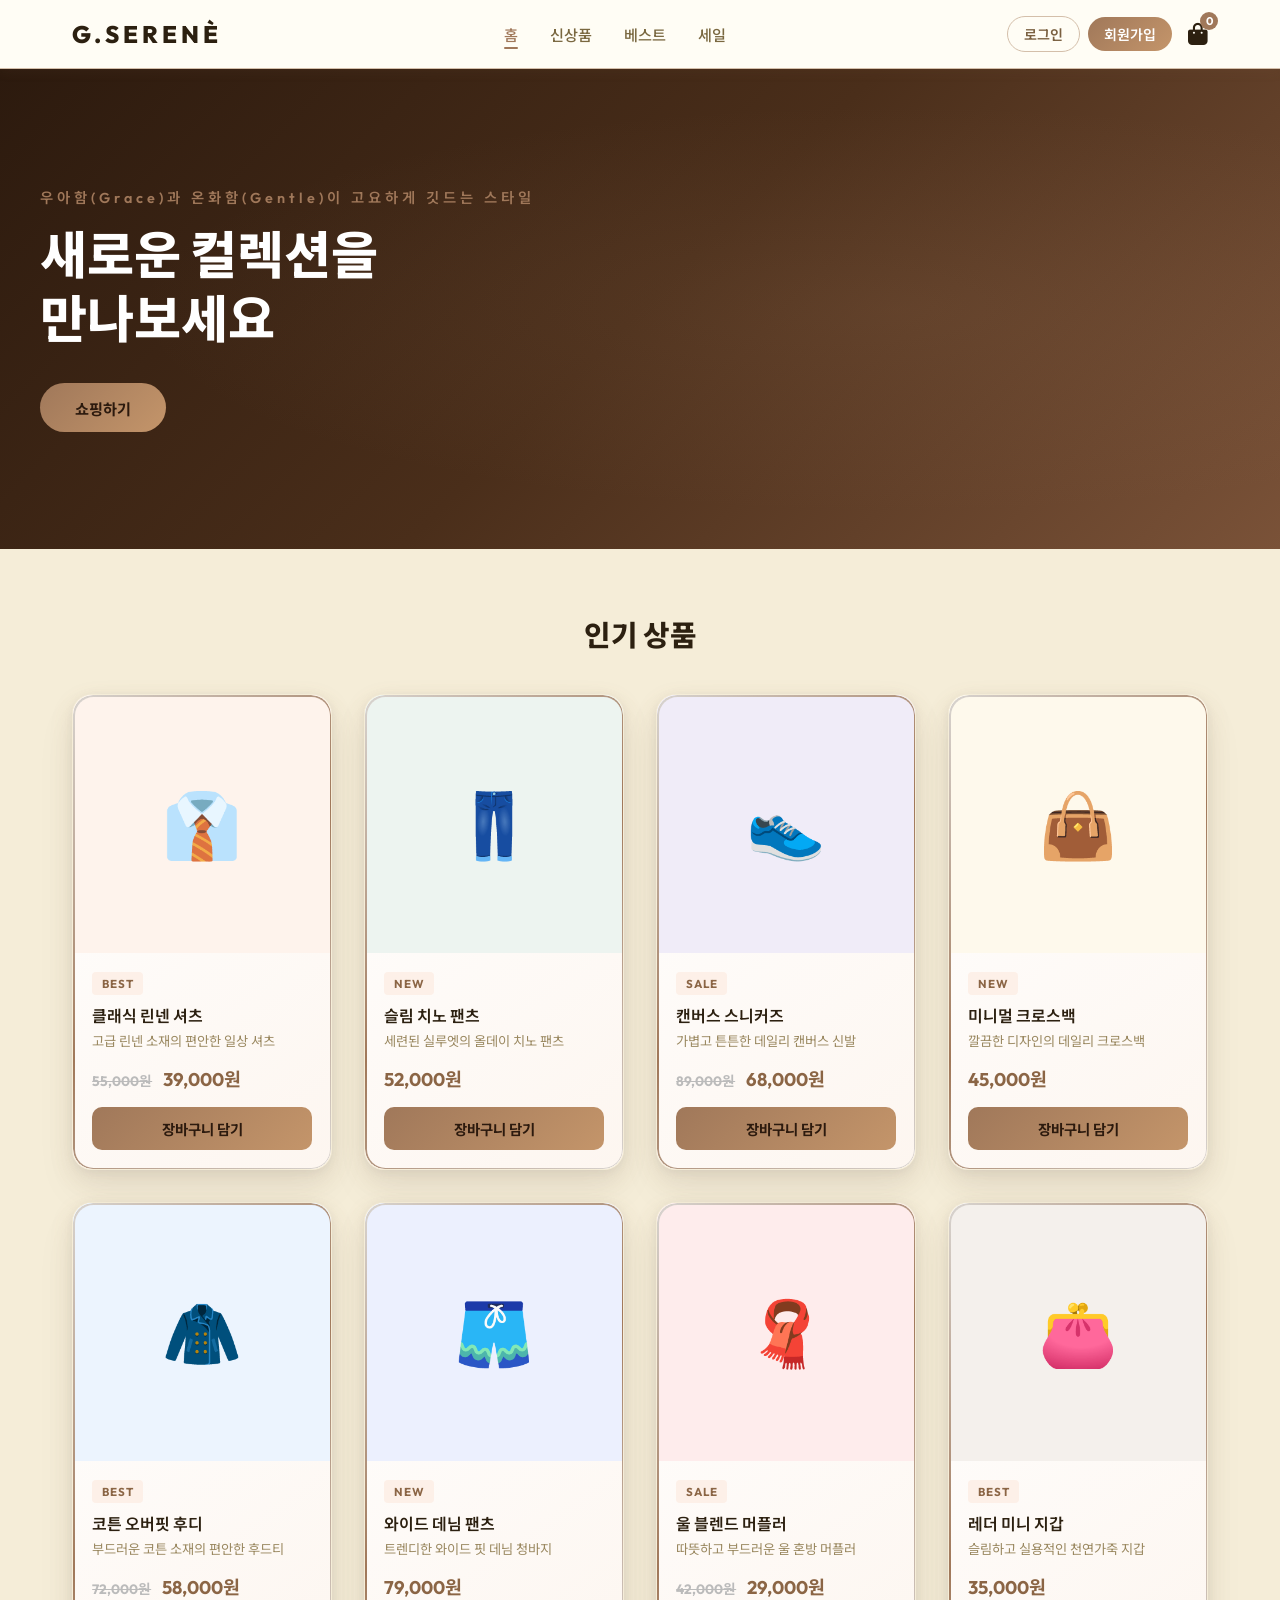
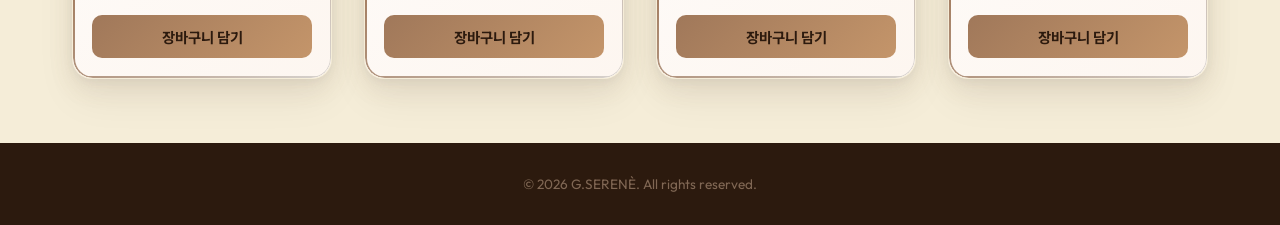
<file: index.html>
<!DOCTYPE html>
<html lang="ko">
<head>
  <meta charset="UTF-8">
  <meta name="viewport" content="width=device-width, initial-scale=1.0">
  <title>G.SERENÈ</title>
  <link rel="stylesheet" href="style.css">
  <link rel="stylesheet" href="https://cdnjs.cloudflare.com/ajax/libs/font-awesome/6.4.0/css/all.min.css">
</head>
<body>

  <!-- 헤더 -->
  <header>
    <div class="header-inner">
      <div class="logo">G.SERENÈ</div>
      <nav>
        <a href="index.html" class="active">홈</a>
        <a href="#">신상품</a>
        <a href="#">베스트</a>
        <a href="#">세일</a>
      </nav>
      <div class="header-right">
        <div class="auth-buttons" id="auth-buttons">
          <a href="login.html" class="btn-login">로그인</a>
          <a href="signup.html" class="btn-signup">회원가입</a>
        </div>
        <div class="user-info" id="user-info" style="display:none;">
          <a href="admin.html" class="btn-admin" id="admin-link" style="display:none;">
            <i class="fa-solid fa-shield-halved"></i> 관리자
          </a>
          <span class="user-name" id="user-name"></span>
          <button class="btn-logout" onclick="logout()">로그아웃</button>
        </div>
        <a href="cart.html" class="cart-icon">
          <i class="fa-solid fa-bag-shopping"></i>
          <span class="cart-count" id="cart-count">0</span>
        </a>
      </div>
    </div>
  </header>

  <!-- 배너 -->
  <section class="banner">
    <div class="banner-text">
      <p class="banner-sub">우아함(Grace)과 온화함(Gentle)이 고요하게 깃드는 스타일</p>
      <h1>새로운 컬렉션을<br>만나보세요</h1>
      <a href="#products" class="btn-main">쇼핑하기</a>
    </div>
  </section>

  <!-- 상품 목록 -->
  <section class="products-section" id="products">
    <h2 class="section-title">인기 상품</h2>
    <div class="product-grid" id="product-grid"></div>
  </section>

  <!-- 푸터 -->
  <footer>
    <p>© 2026 G.SERENÈ. All rights reserved.</p>
  </footer>

  <script src="app.js"></script>
</body>
</html>
</file>
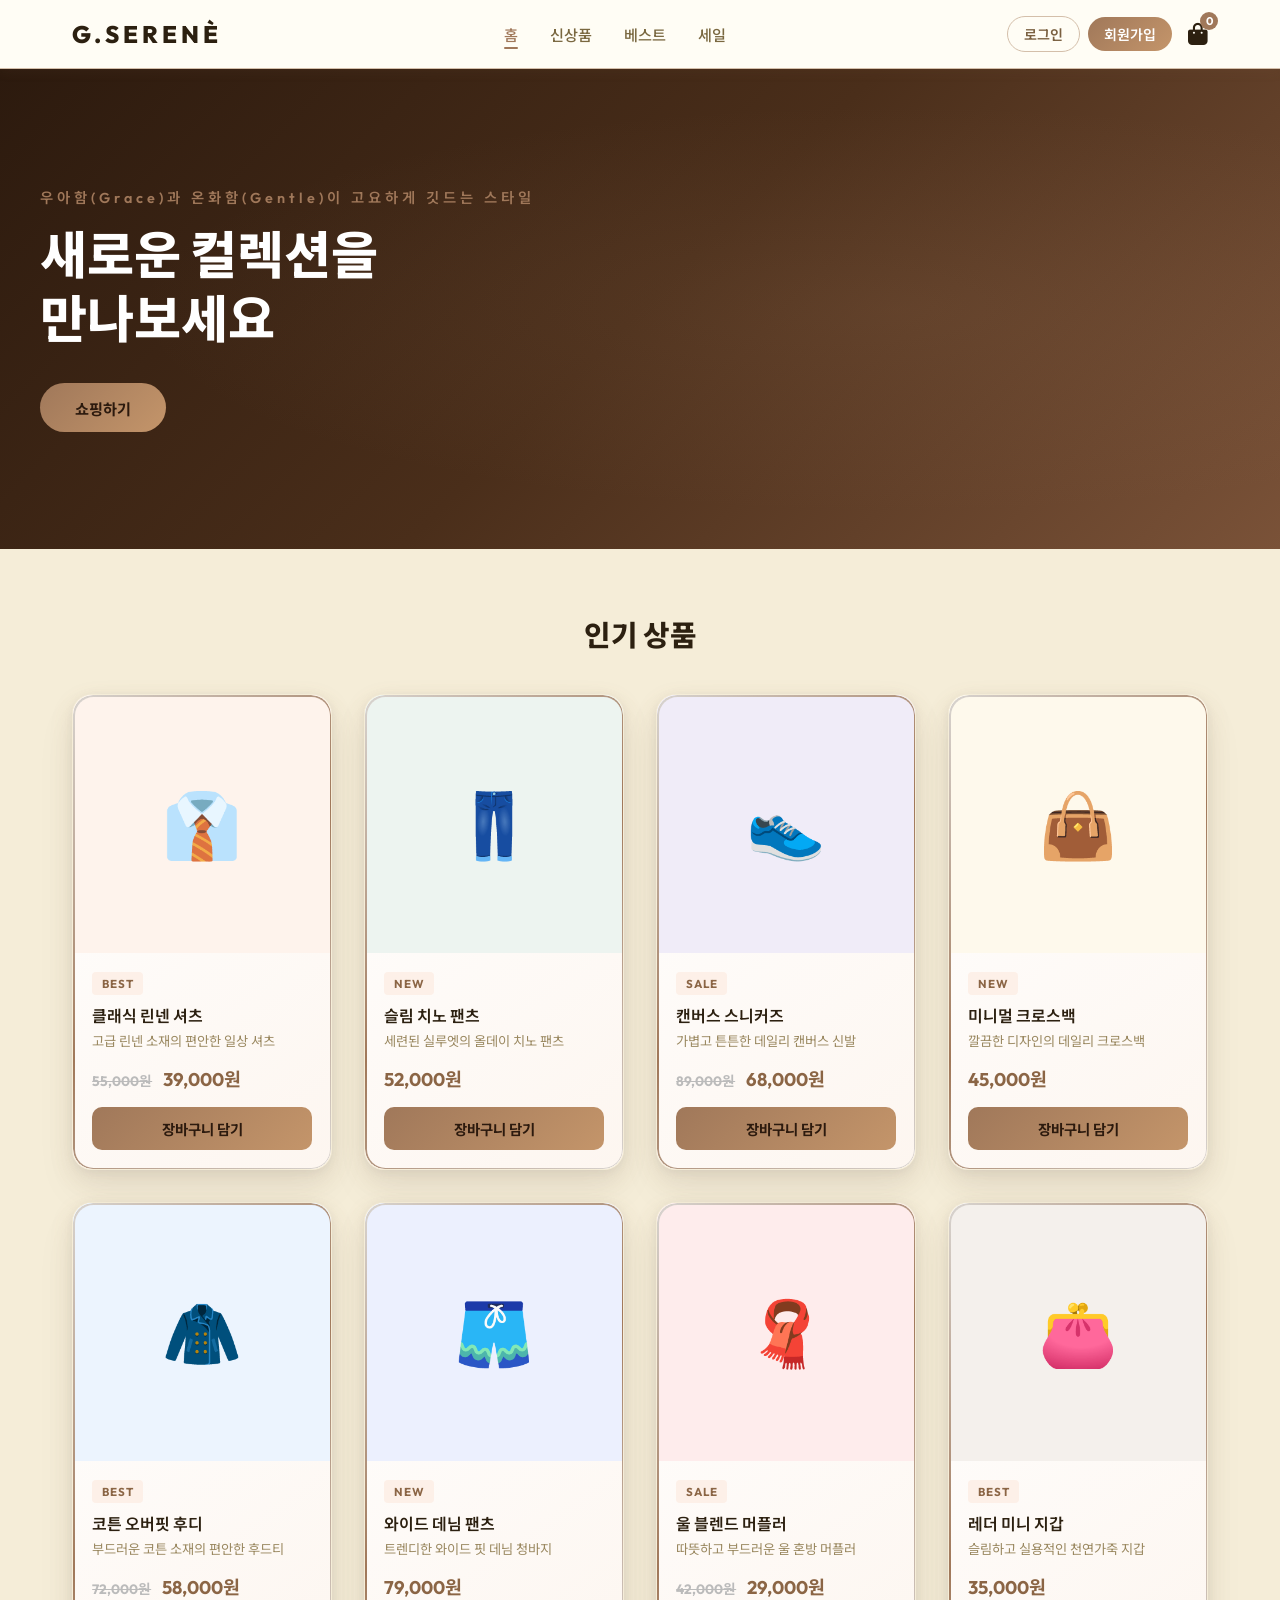
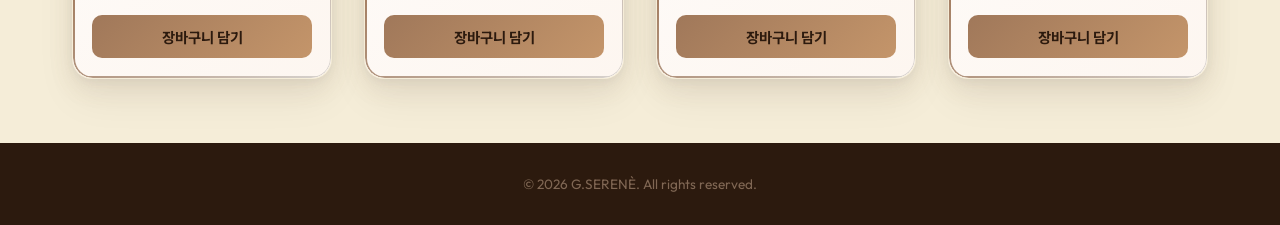
<file: admin.html>
<!DOCTYPE html>
<html lang="ko">
<head>
  <meta charset="UTF-8">
  <meta name="viewport" content="width=device-width, initial-scale=1.0">
  <title>관리자 대시보드 — G.SERENÈ</title>
  <link rel="stylesheet" href="style.css">
  <link rel="stylesheet" href="https://cdnjs.cloudflare.com/ajax/libs/font-awesome/6.4.0/css/all.min.css">
</head>
<body>

  <!-- 헤더 -->
  <header>
    <div class="header-inner">
      <div class="logo"><a href="index.html">G.SERENÈ</a></div>
      <nav>
        <a href="index.html">홈으로</a>
      </nav>
      <div class="header-right">
        <span class="admin-badge"><i class="fa-solid fa-shield-halved"></i> 관리자</span>
        <button class="btn-logout" onclick="logout()">로그아웃</button>
        <a href="cart.html" class="cart-icon">
          <i class="fa-solid fa-bag-shopping"></i>
          <span class="cart-count" id="cart-count">0</span>
        </a>
      </div>
    </div>
  </header>

  <!-- 관리자 대시보드 -->
  <main class="admin-page">

    <!-- 상단 통계 -->
    <div class="admin-stats">
      <div class="stat-card">
        <i class="fa-solid fa-box-open"></i>
        <div>
          <div class="stat-num" id="stat-products">0</div>
          <div class="stat-label">전체 상품</div>
        </div>
      </div>
      <div class="stat-card">
        <i class="fa-solid fa-users"></i>
        <div>
          <div class="stat-num" id="stat-users">0</div>
          <div class="stat-label">가입 회원</div>
        </div>
      </div>
    </div>

    <div class="admin-layout">

      <!-- 상품 추가 폼 -->
      <div class="admin-form-section">
        <h3 class="admin-section-title" id="form-title">
          <i class="fa-solid fa-plus"></i> 상품 추가
        </h3>
        <form class="admin-form" id="product-form">
          <input type="hidden" id="edit-id">
          <div class="form-group">
            <label>상품명</label>
            <div class="input-wrap">
              <i class="fa-solid fa-tag"></i>
              <input type="text" id="p-name" placeholder="상품 이름" required>
            </div>
          </div>
          <div class="form-group">
            <label>설명</label>
            <div class="input-wrap">
              <i class="fa-solid fa-align-left"></i>
              <input type="text" id="p-desc" placeholder="상품 설명" required>
            </div>
          </div>
          <div class="form-group">
            <label>가격 (원)</label>
            <div class="input-wrap">
              <i class="fa-solid fa-won-sign"></i>
              <input type="number" id="p-price" placeholder="예: 39000" required min="0">
            </div>
          </div>
          <div class="form-group">
            <label>원래 가격 (할인 전, 없으면 빈칸)</label>
            <div class="input-wrap">
              <i class="fa-solid fa-won-sign"></i>
              <input type="number" id="p-original" placeholder="예: 55000">
            </div>
          </div>
          <div class="form-group">
            <label>배지</label>
            <div class="input-wrap">
              <i class="fa-solid fa-star"></i>
              <select id="p-badge">
                <option value="NEW">NEW</option>
                <option value="BEST">BEST</option>
                <option value="SALE">SALE</option>
              </select>
            </div>
          </div>
          <div class="form-group">
            <label style="display:flex;align-items:center;justify-content:space-between;">
              상품 이미지
              <button type="button" id="emoji-toggle-btn" class="btn-emoji-toggle" onclick="toggleEmojiPicker()">이모지 선택 ▾</button>
            </label>
            <input type="file" id="p-image-file" accept="image/*" style="padding:0.6rem;border:1.5px solid #e8d0bc;border-radius:12px;width:100%;font-family:inherit;font-size:0.9rem;background:#fffdf8;">
            <input type="hidden" id="p-image-data">
            <img id="p-image-preview" src="" alt="미리보기" style="display:none;width:100%;max-height:180px;object-fit:cover;border-radius:12px;margin-top:0.6rem;">
            <div class="emoji-picker-collapse" id="emoji-picker-collapse">
              <div class="emoji-category-tabs">
                <button type="button" class="emoji-tab active" onclick="switchEmojiTab('tops',this)">상의</button>
                <button type="button" class="emoji-tab" onclick="switchEmojiTab('bottoms',this)">하의</button>
                <button type="button" class="emoji-tab" onclick="switchEmojiTab('shoes',this)">슈즈</button>
                <button type="button" class="emoji-tab" onclick="switchEmojiTab('caps',this)">캡</button>
                <button type="button" class="emoji-tab" onclick="switchEmojiTab('others',this)">그외</button>
              </div>
              <div class="emoji-panel active" id="emoji-panel-tops">
                <div class="emoji-picker">
                  <button type="button" class="emoji-btn" onclick="selectEmoji('👔',this)"><span class="emoji-check">✓</span>👔</button>
                  <button type="button" class="emoji-btn" onclick="selectEmoji('👗',this)"><span class="emoji-check">✓</span>👗</button>
                  <button type="button" class="emoji-btn" onclick="selectEmoji('👕',this)"><span class="emoji-check">✓</span>👕</button>
                  <button type="button" class="emoji-btn" onclick="selectEmoji('👚',this)"><span class="emoji-check">✓</span>👚</button>
                  <button type="button" class="emoji-btn" onclick="selectEmoji('🧥',this)"><span class="emoji-check">✓</span>🧥</button>
                  <button type="button" class="emoji-btn" onclick="selectEmoji('🥻',this)"><span class="emoji-check">✓</span>🥻</button>
                  <button type="button" class="emoji-btn" onclick="selectEmoji('👘',this)"><span class="emoji-check">✓</span>👘</button>
                  <button type="button" class="emoji-btn" onclick="selectEmoji('🩱',this)"><span class="emoji-check">✓</span>🩱</button>
                  <button type="button" class="emoji-btn" onclick="selectEmoji('👙',this)"><span class="emoji-check">✓</span>👙</button>
                </div>
              </div>
              <div class="emoji-panel" id="emoji-panel-bottoms">
                <div class="emoji-picker">
                  <button type="button" class="emoji-btn" onclick="selectEmoji('🩳',this)"><span class="emoji-check">✓</span>🩳</button>
                  <button type="button" class="emoji-btn" onclick="selectEmoji('👖',this)"><span class="emoji-check">✓</span>👖</button>
                  <button type="button" class="emoji-btn" onclick="selectEmoji('🩲',this)"><span class="emoji-check">✓</span>🩲</button>
                </div>
              </div>
              <div class="emoji-panel" id="emoji-panel-shoes">
                <div class="emoji-picker">
                  <button type="button" class="emoji-btn" onclick="selectEmoji('👟',this)"><span class="emoji-check">✓</span>👟</button>
                  <button type="button" class="emoji-btn" onclick="selectEmoji('👠',this)"><span class="emoji-check">✓</span>👠</button>
                  <button type="button" class="emoji-btn" onclick="selectEmoji('👡',this)"><span class="emoji-check">✓</span>👡</button>
                  <button type="button" class="emoji-btn" onclick="selectEmoji('👢',this)"><span class="emoji-check">✓</span>👢</button>
                  <button type="button" class="emoji-btn" onclick="selectEmoji('🥿',this)"><span class="emoji-check">✓</span>🥿</button>
                  <button type="button" class="emoji-btn" onclick="selectEmoji('👞',this)"><span class="emoji-check">✓</span>👞</button>
                </div>
              </div>
              <div class="emoji-panel" id="emoji-panel-caps">
                <div class="emoji-picker">
                  <button type="button" class="emoji-btn" onclick="selectEmoji('👒',this)"><span class="emoji-check">✓</span>👒</button>
                  <button type="button" class="emoji-btn" onclick="selectEmoji('🧢',this)"><span class="emoji-check">✓</span>🧢</button>
                  <button type="button" class="emoji-btn" onclick="selectEmoji('🎩',this)"><span class="emoji-check">✓</span>🎩</button>
                </div>
              </div>
              <div class="emoji-panel" id="emoji-panel-others">
                <div class="emoji-picker">
                  <button type="button" class="emoji-btn" onclick="selectEmoji('🕶️',this)"><span class="emoji-check">✓</span>🕶️</button>
                  <button type="button" class="emoji-btn" onclick="selectEmoji('👜',this)"><span class="emoji-check">✓</span>👜</button>
                  <button type="button" class="emoji-btn" onclick="selectEmoji('👛',this)"><span class="emoji-check">✓</span>👛</button>
                  <button type="button" class="emoji-btn" onclick="selectEmoji('💍',this)"><span class="emoji-check">✓</span>💍</button>
                  <button type="button" class="emoji-btn" onclick="selectEmoji('📿',this)"><span class="emoji-check">✓</span>📿</button>
                  <button type="button" class="emoji-btn" onclick="selectEmoji('🧣',this)"><span class="emoji-check">✓</span>🧣</button>
                  <button type="button" class="emoji-btn" onclick="selectEmoji('🧦',this)"><span class="emoji-check">✓</span>🧦</button>
                  <button type="button" class="emoji-btn" onclick="selectEmoji('👝',this)"><span class="emoji-check">✓</span>👝</button>
                  <button type="button" class="emoji-btn" onclick="selectEmoji('🎀',this)"><span class="emoji-check">✓</span>🎀</button>
                  <button type="button" class="emoji-btn" onclick="selectEmoji('👓',this)"><span class="emoji-check">✓</span>👓</button>
                </div>
              </div>
              <input type="hidden" id="p-emoji-selected" value="👗">
            </div>
          </div>
          <div class="form-group">
            <label>카드 배경색</label>
            <div class="input-wrap">
              <i class="fa-solid fa-palette"></i>
              <input type="color" id="p-color" value="#fef3ec" style="padding: 0.5rem 1rem 0.5rem 2.8rem; height: 46px;">
            </div>
          </div>
          <div class="admin-form-btns">
            <button type="submit" class="btn-main" id="form-submit-btn">
              <i class="fa-solid fa-plus"></i> 상품 추가
            </button>
            <button type="button" class="btn-outline" id="form-cancel-btn" style="display:none;" onclick="cancelEdit()">
              취소
            </button>
          </div>
        </form>
      </div>

      <!-- 상품 목록 -->
      <div class="admin-list-section">
        <h3 class="admin-section-title">
          <i class="fa-solid fa-list"></i> 상품 목록
        </h3>
        <div class="admin-product-list" id="admin-product-list"></div>
      </div>

    </div>
  </main>

  <!-- 푸터 -->
  <footer>
    <p>© 2026 G.SERENÈ. All rights reserved.</p>
  </footer>

  <script src="app.js"></script>
  <script>
    // 관리자 접근 체크
    const logged = JSON.parse(localStorage.getItem('grace_logged_in') || 'null');
    if (!logged || logged.email !== 'admin@grace.com') {
      alert('관리자만 접근할 수 있습니다.');
      window.location.href = 'index.html';
    }

    // 통계 업데이트
    function updateStats() {
      const products = getAdminProducts();
      const users = JSON.parse(localStorage.getItem('grace_users') || '[]');
      document.getElementById('stat-products').textContent = products.length;
      document.getElementById('stat-users').textContent = users.length;
    }

    // 관리자 상품 목록 렌더링
    function renderAdminProducts() {
      const list = document.getElementById('admin-product-list');
      const products = getAdminProducts();

      if (products.length === 0) {
        list.innerHTML = '<p class="admin-empty">등록된 상품이 없습니다.</p>';
        return;
      }

      list.innerHTML = products.map(p => `
        <div class="admin-product-item">
          <div class="admin-product-thumb" style="background:${p.color}">${p.image ? `<img src="${p.image}" alt="${p.name}" style="width:100%;height:100%;object-fit:cover;border-radius:10px;">` : p.emoji}</div>
          <div class="admin-product-info">
            <div class="admin-product-name">${p.name}</div>
            <div class="admin-product-price">${p.price.toLocaleString()}원
              ${p.originalPrice ? `<span class="admin-original">${p.originalPrice.toLocaleString()}원</span>` : ''}
            </div>
            <div class="admin-product-desc">${p.desc}</div>
          </div>
          <span class="product-badge">${p.badge}</span>
          <div class="admin-product-actions">
            <button class="btn-edit" onclick="startEdit(${p.id})">
              <i class="fa-solid fa-pen"></i> 수정
            </button>
            <button class="btn-delete" onclick="deleteProduct(${p.id})">
              <i class="fa-solid fa-trash"></i> 삭제
            </button>
          </div>
        </div>
      `).join('');

      updateStats();
    }

    // 상품 추가/수정 폼 제출
    document.getElementById('product-form').addEventListener('submit', function(e) {
      e.preventDefault();
      const editId = document.getElementById('edit-id').value;
      const imageData = document.getElementById('p-image-data').value;
      const product = {
        id: editId ? parseInt(editId) : Date.now(),
        name: document.getElementById('p-name').value.trim(),
        desc: document.getElementById('p-desc').value.trim(),
        price: parseInt(document.getElementById('p-price').value),
        originalPrice: document.getElementById('p-original').value ? parseInt(document.getElementById('p-original').value) : null,
        badge: document.getElementById('p-badge').value,
        emoji: document.getElementById('p-emoji-selected').value || '👗',
        image: imageData || null,
        color: document.getElementById('p-color').value,
      };

      let customProducts = JSON.parse(localStorage.getItem('grace_custom_products') || '[]');

      if (editId) {
        const idx = customProducts.findIndex(p => p.id === product.id);
        if (idx !== -1) customProducts[idx] = product;
      } else {
        customProducts.push(product);
      }

      localStorage.setItem('grace_custom_products', JSON.stringify(customProducts));
      this.reset();
      document.getElementById('edit-id').value = '';
      document.getElementById('form-title').innerHTML = '<i class="fa-solid fa-plus"></i> 상품 추가';
      document.getElementById('form-submit-btn').innerHTML = '<i class="fa-solid fa-plus"></i> 상품 추가';
      document.getElementById('form-cancel-btn').style.display = 'none';
      document.getElementById('p-color').value = '#fef3ec';
      document.getElementById('p-image-data').value = '';
      document.getElementById('p-image-file').value = '';
      document.getElementById('p-image-preview').style.display = 'none';
      document.getElementById('p-emoji-selected').value = '👗';
      document.querySelectorAll('.emoji-btn').forEach(b => b.classList.remove('selected'));
      renderAdminProducts();
    });

    // 이모지 카테고리 탭 전환
    const emojiTabMap = {
      '👔':'tops','👗':'tops','👕':'tops','👚':'tops','🧥':'tops','🥻':'tops','👘':'tops','🩱':'tops','👙':'tops',
      '🩳':'bottoms','👖':'bottoms','🩲':'bottoms',
      '👟':'shoes','👠':'shoes','👡':'shoes','👢':'shoes','🥿':'shoes','👞':'shoes',
      '👒':'caps','🧢':'caps','🎩':'caps',
      '🕶️':'others','👜':'others','👛':'others','💍':'others','📿':'others','🧣':'others','🧦':'others','👝':'others','🎀':'others','👓':'others'
    };

    function switchEmojiTab(category, tabBtn) {
      document.querySelectorAll('.emoji-tab').forEach(t => t.classList.remove('active'));
      document.querySelectorAll('.emoji-panel').forEach(p => p.classList.remove('active'));
      tabBtn.classList.add('active');
      document.getElementById('emoji-panel-' + category).classList.add('active');
    }

    // 이모지 피커 열기/닫기
    function toggleEmojiPicker() {
      const collapse = document.getElementById('emoji-picker-collapse');
      const btn = document.getElementById('emoji-toggle-btn');
      const isOpen = collapse.classList.contains('open');
      collapse.classList.toggle('open');
      btn.textContent = isOpen ? '이모지 선택 ▾' : '이모지 선택 ▴';
    }

    // 이모지 선택 (한 번 더 누르면 취소)
    function selectEmoji(emoji, btn) {
      if (btn.classList.contains('selected')) {
        btn.classList.remove('selected');
        document.getElementById('p-emoji-selected').value = '';
      } else {
        document.querySelectorAll('.emoji-btn').forEach(b => b.classList.remove('selected'));
        btn.classList.add('selected');
        document.getElementById('p-emoji-selected').value = emoji;
      }
    }

    // 이미지 파일 선택 시 미리보기
    document.getElementById('p-image-file').addEventListener('change', function() {
      const file = this.files[0];
      if (!file) return;
      const reader = new FileReader();
      reader.onload = function(e) {
        document.getElementById('p-image-data').value = e.target.result;
        const preview = document.getElementById('p-image-preview');
        preview.src = e.target.result;
        preview.style.display = 'block';
      };
      reader.readAsDataURL(file);
    });

    // 수정 시작
    function startEdit(id) {
      const products = getAdminProducts();
      const p = products.find(p => p.id === id);
      if (!p) return;

      document.getElementById('edit-id').value = p.id;
      document.getElementById('p-name').value = p.name;
      document.getElementById('p-desc').value = p.desc;
      document.getElementById('p-price').value = p.price;
      document.getElementById('p-original').value = p.originalPrice || '';
      document.getElementById('p-badge').value = p.badge;
      document.getElementById('p-image-data').value = p.image || '';
      document.getElementById('p-color').value = p.color;
      document.getElementById('p-emoji-selected').value = p.emoji || '👗';
      document.querySelectorAll('.emoji-btn').forEach(b => {
        b.classList.toggle('selected', b.getAttribute('onclick').includes(`'${p.emoji}'`));
      });
      const tab = emojiTabMap[p.emoji];
      if (tab) {
        const tabBtn = document.querySelector(`.emoji-tab[onclick*="${tab}"]`);
        if (tabBtn) switchEmojiTab(tab, tabBtn);
      }
      const preview = document.getElementById('p-image-preview');
      if (p.image) { preview.src = p.image; preview.style.display = 'block'; }
      else { preview.style.display = 'none'; }
      document.getElementById('form-title').innerHTML = '<i class="fa-solid fa-pen"></i> 상품 수정';
      document.getElementById('form-submit-btn').innerHTML = '<i class="fa-solid fa-check"></i> 수정 완료';
      document.getElementById('form-cancel-btn').style.display = 'inline-block';
      window.scrollTo({ top: 0, behavior: 'smooth' });
    }

    // 수정 취소
    function cancelEdit() {
      document.getElementById('product-form').reset();
      document.getElementById('edit-id').value = '';
      document.getElementById('form-title').innerHTML = '<i class="fa-solid fa-plus"></i> 상품 추가';
      document.getElementById('form-submit-btn').innerHTML = '<i class="fa-solid fa-plus"></i> 상품 추가';
      document.getElementById('form-cancel-btn').style.display = 'none';
      document.getElementById('p-color').value = '#fef3ec';
      document.getElementById('p-image-data').value = '';
      document.getElementById('p-image-preview').style.display = 'none';
      document.getElementById('p-emoji-selected').value = '👗';
      document.querySelectorAll('.emoji-btn').forEach(b => b.classList.remove('selected'));
    }

    // 상품 삭제
    function deleteProduct(id) {
      if (!confirm('이 상품을 삭제할까요?')) return;
      const isBase = products.some(p => p.id === id);
      if (isBase) {
        const deletedIds = JSON.parse(localStorage.getItem('grace_deleted_ids') || '[]');
        if (!deletedIds.includes(id)) deletedIds.push(id);
        localStorage.setItem('grace_deleted_ids', JSON.stringify(deletedIds));
      } else {
        let customProducts = JSON.parse(localStorage.getItem('grace_custom_products') || '[]');
        customProducts = customProducts.filter(p => p.id !== id);
        localStorage.setItem('grace_custom_products', JSON.stringify(customProducts));
      }
      renderAdminProducts();
    }

    renderAdminProducts();
  </script>
</body>
</html>
</file>
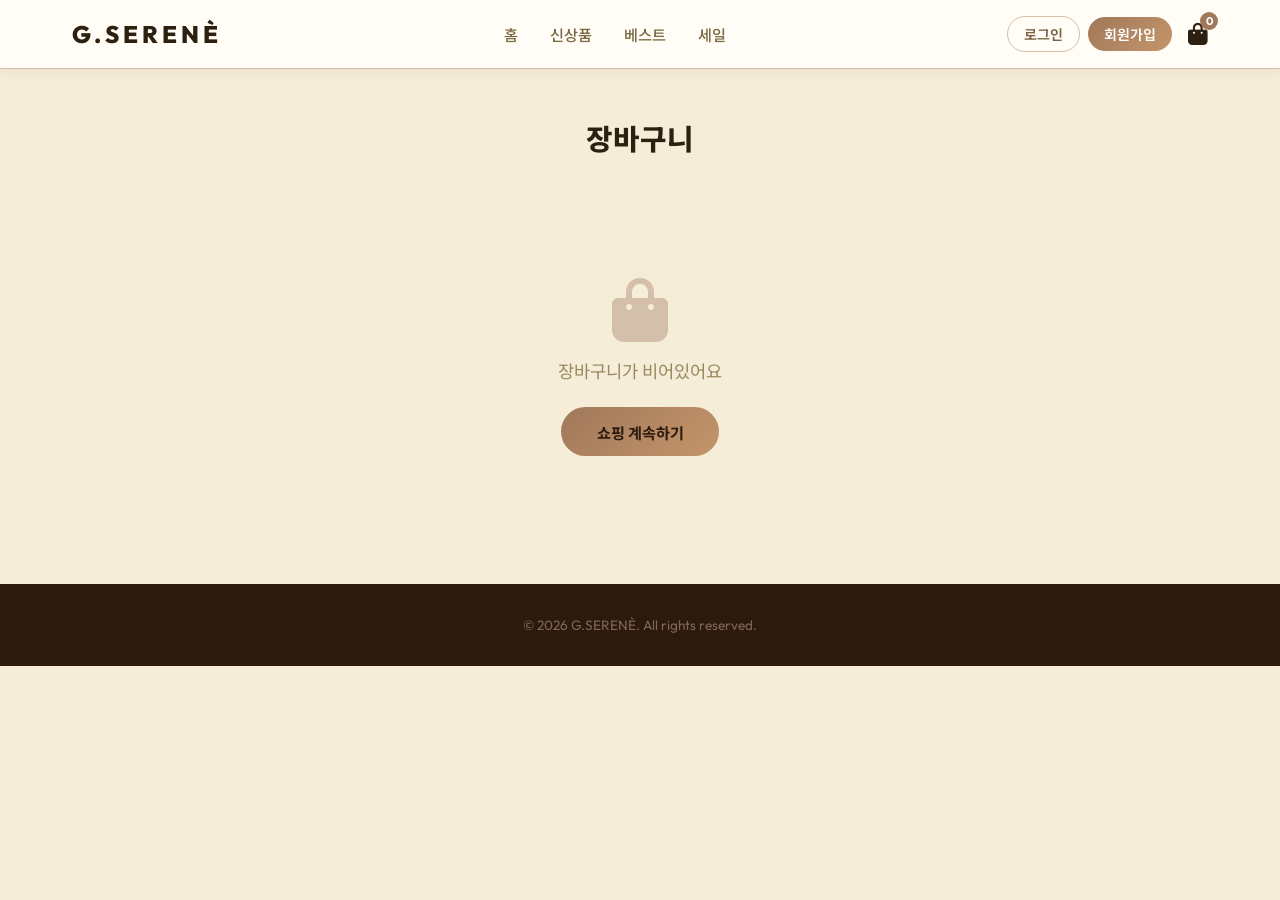
<file: cart.html>
<!DOCTYPE html>
<html lang="ko">
<head>
  <meta charset="UTF-8">
  <meta name="viewport" content="width=device-width, initial-scale=1.0">
  <title>장바구니 — G.SERENÈ</title>
  <link rel="stylesheet" href="style.css">
  <link rel="stylesheet" href="https://cdnjs.cloudflare.com/ajax/libs/font-awesome/6.4.0/css/all.min.css">
</head>
<body>

  <!-- 헤더 -->
  <header>
    <div class="header-inner">
      <div class="logo"><a href="index.html">G.SERENÈ</a></div>
      <nav>
        <a href="index.html">홈</a>
        <a href="#">신상품</a>
        <a href="#">베스트</a>
        <a href="#">세일</a>
      </nav>
      <div class="header-right">
        <div class="auth-buttons" id="auth-buttons">
          <a href="login.html" class="btn-login">로그인</a>
          <a href="signup.html" class="btn-signup">회원가입</a>
        </div>
        <div class="user-info" id="user-info" style="display:none;">
          <a href="admin.html" class="btn-admin" id="admin-link" style="display:none;">
            <i class="fa-solid fa-shield-halved"></i> 관리자
          </a>
          <span class="user-name" id="user-name"></span>
          <button class="btn-logout" onclick="logout()">로그아웃</button>
        </div>
        <a href="cart.html" class="cart-icon active">
          <i class="fa-solid fa-bag-shopping"></i>
          <span class="cart-count" id="cart-count">0</span>
        </a>
      </div>
    </div>
  </header>

  <!-- 장바구니 내용 -->
  <main class="cart-page">
    <h2 class="section-title">장바구니</h2>

    <div class="cart-container">
      <!-- 상품 목록 -->
      <div class="cart-items" id="cart-items">
        <!-- JS로 채워짐 -->
      </div>

      <!-- 비어있을 때 -->
      <div class="cart-empty" id="cart-empty" style="display:none;">
        <i class="fa-solid fa-bag-shopping"></i>
        <p>장바구니가 비어있어요</p>
        <a href="index.html" class="btn-main">쇼핑 계속하기</a>
      </div>

      <!-- 결제 요약 -->
      <div class="cart-summary" id="cart-summary">
        <h3>주문 요약</h3>
        <div class="summary-row">
          <span>상품 금액</span>
          <span id="subtotal">0원</span>
        </div>
        <div class="summary-row">
          <span>배송비</span>
          <span id="shipping">무료</span>
        </div>
        <div class="summary-row total">
          <span>총 결제 금액</span>
          <span id="total">0원</span>
        </div>
        <button class="btn-main btn-full" onclick="checkoutAuth()">구매하기</button>
        <a href="index.html" class="btn-outline btn-full">쇼핑 계속하기</a>
      </div>
    </div>
  </main>

  <!-- 푸터 -->
  <footer>
    <p>© 2026 G.SERENÈ. All rights reserved.</p>
  </footer>

  <script src="app.js"></script>
  <script>
    function checkoutAuth() {
      const logged = JSON.parse(localStorage.getItem('grace_logged_in') || 'null');
      if (!logged) {
        if (confirm('로그인이 필요한 서비스입니다.\n로그인 페이지로 이동할까요?')) {
          window.location.href = 'login.html';
        }
        return;
      }
      alert('주문이 완료됐습니다! 감사합니다 😊');
    }
  </script>
</body>
</html>
</file>
<file: style.css>
@import url('https://fonts.googleapis.com/css2?family=Noto+Sans+KR:wght@300;400;500;700&family=Outfit:wght@400;600;700;800&display=swap');

* {
  box-sizing: border-box;
  margin: 0;
  padding: 0;
}

body {
  font-family: 'Outfit', 'Noto Sans KR', sans-serif;
  background: #f5edd8;
  color: #2c2010;
  min-height: 100vh;
}

a {
  text-decoration: none;
  color: inherit;
}

/* ?�?� ?�더 ?�?� */
header {
  position: sticky;
  top: 0;
  z-index: 100;
  background: #fffdf5;
  border-bottom: 1px solid #d4bfaa;
  box-shadow: 0 2px 12px rgba(140, 100, 70, 0.1);
}

.header-inner {
  max-width: 1200px;
  margin: 0 auto;
  padding: 0 2rem;
  height: 68px;
  display: flex;
  align-items: center;
  justify-content: space-between;
}

.logo {
  font-size: 1.5rem;
  font-weight: 800;
  letter-spacing: 4px;
  color: #2c2010;
}

.logo a {
  color: #2c2010;
}

nav {
  display: flex;
  gap: 2rem;
}

nav a {
  font-size: 0.95rem;
  font-weight: 500;
  color: #7a6840;
  transition: color 0.2s;
  position: relative;
}

nav a:hover,
nav a.active {
  color: #A0785A;
}

nav a.active::after {
  content: '';
  position: absolute;
  bottom: -4px;
  left: 0;
  right: 0;
  height: 2px;
  background: #A0785A;
  border-radius: 2px;
}

.cart-icon {
  position: relative;
  font-size: 1.4rem;
  color: #2c2010;
  cursor: pointer;
  transition: color 0.2s;
}

.cart-icon:hover {
  color: #A0785A;
}

.cart-count {
  position: absolute;
  top: -8px;
  right: -10px;
  background: #A0785A;
  color: #fff;
  font-size: 0.7rem;
  font-weight: 700;
  width: 18px;
  height: 18px;
  border-radius: 50%;
  display: flex;
  align-items: center;
  justify-content: center;
}

/* ?�?� 배너 ?�?� */
.banner {
  background: linear-gradient(135deg, #2c1a0e 0%, #4a2e1a 50%, #7a5238 100%);
  min-height: 480px;
  display: flex;
  align-items: center;
  padding: 4rem 2rem;
  position: relative;
  overflow: hidden;
}

.banner::after {
  content: '';
  position: absolute;
  inset: 0;
  background: radial-gradient(ellipse at 70% 50%, rgba(160, 120, 90, 0.15) 0%, transparent 60%);
  pointer-events: none;
}

.banner-text {
  max-width: 1200px;
  margin: 0 auto;
  width: 100%;
  position: relative;
  z-index: 1;
}

.banner-sub {
  font-size: 0.9rem;
  font-weight: 600;
  letter-spacing: 4px;
  color: #A0785A;
  margin-bottom: 1rem;
}

.banner-text h1 {
  font-size: 3.2rem;
  font-weight: 800;
  color: #fff;
  line-height: 1.25;
  margin-bottom: 2rem;
}

/* ?�?� 버튼 ?�?� */
.btn-main {
  display: inline-block;
  background: linear-gradient(135deg, #A0785A 0%, #C4956A 100%);
  color: #2c1a0e;
  font-size: 0.95rem;
  font-weight: 700;
  padding: 0.85rem 2.2rem;
  border-radius: 50px;
  border: none;
  cursor: pointer;
  transition: all 0.25s;
  font-family: inherit;
}

.btn-main:hover {
  background: linear-gradient(135deg, #8B6545 0%, #A0785A 100%);
  color: #2c1a0e;
  transform: translateY(-2px);
  box-shadow: 0 6px 20px rgba(160, 120, 90, 0.4);
}

.btn-outline {
  display: inline-block;
  background: transparent;
  color: #A0785A;
  font-size: 0.95rem;
  font-weight: 600;
  padding: 0.85rem 2.2rem;
  border-radius: 50px;
  border: 2px solid #A0785A;
  cursor: pointer;
  transition: all 0.25s;
  font-family: inherit;
  text-align: center;
}

.btn-outline:hover {
  background: #A0785A;
  color: #2c1a0e;
}

.btn-full {
  width: 100%;
  text-align: center;
  margin-top: 0.75rem;
}

/* ?�?� ?�품 ?�션 ?�?� */
.products-section {
  max-width: 1200px;
  margin: 0 auto;
  padding: 4rem 2rem;
}

.section-title {
  font-size: 1.8rem;
  font-weight: 800;
  color: #2c2010;
  margin-bottom: 2.5rem;
  text-align: center;
}

.product-grid {
  display: grid;
  grid-template-columns: repeat(auto-fill, minmax(260px, 1fr));
  gap: 2rem;
}

/* ── 상품 카드 ── */
.product-card {
  background: linear-gradient(145deg, #ffffff, #fdf6f0);
  border-radius: 20px;
  overflow: hidden;
  box-shadow:
    0 2px 6px rgba(192, 186, 180, 0.25),
    0 8px 24px rgba(160, 120, 90, 0.12),
    0 20px 40px rgba(0, 0, 0, 0.06);
  transition: transform 0.3s, box-shadow 0.3s;
  cursor: pointer;
  border: 1.5px solid transparent;
  background-clip: padding-box;
  position: relative;
}

.product-card::before {
  content: '';
  position: absolute;
  inset: 0;
  border-radius: 20px;
  padding: 1.5px;
  background: linear-gradient(135deg, #d8d4d0, #A0785A, #d8d4d0);
  -webkit-mask: linear-gradient(#fff 0 0) content-box, linear-gradient(#fff 0 0);
  -webkit-mask-composite: xor;
  mask-composite: exclude;
  pointer-events: none;
}

.product-card:hover {
  transform: translateY(-8px);
  box-shadow:
    0 4px 12px rgba(192, 186, 180, 0.3),
    0 16px 40px rgba(160, 120, 90, 0.18),
    0 30px 60px rgba(0, 0, 0, 0.08);
}

.product-thumb {
  width: 100%;
  aspect-ratio: 1 / 1;
  display: flex;
  align-items: center;
  justify-content: center;
  font-size: 4rem;
}

.product-info {
  padding: 1.2rem;
}

.product-badge {
  display: inline-block;
  font-size: 0.72rem;
  font-weight: 700;
  letter-spacing: 1px;
  padding: 0.25rem 0.6rem;
  border-radius: 4px;
  background: #fdf0e8;
  color: #8B6545;
  margin-bottom: 0.5rem;
}

.product-name {
  font-size: 1rem;
  font-weight: 600;
  color: #2c2010;
  margin-bottom: 0.3rem;
}

.product-desc {
  font-size: 0.83rem;
  color: #9a8860;
  margin-bottom: 0.8rem;
  line-height: 1.5;
}

.product-price {
  font-size: 1.15rem;
  font-weight: 700;
  color: #8B6545;
  margin-bottom: 1rem;
}

.product-original-price {
  font-size: 0.85rem;
  color: #bbb;
  text-decoration: line-through;
  margin-right: 0.4rem;
}

.btn-add-cart {
  width: 100%;
  padding: 0.7rem;
  background: linear-gradient(135deg, #A0785A 0%, #C4956A 100%);
  color: #2c1a0e;
  border: none;
  border-radius: 10px;
  font-size: 0.9rem;
  font-weight: 700;
  cursor: pointer;
  font-family: inherit;
  transition: all 0.2s;
}

.btn-add-cart:hover {
  background: linear-gradient(135deg, #8B6545 0%, #A0785A 100%);
  box-shadow: 0 4px 14px rgba(160, 120, 90, 0.35);
}

/* ?�?� ?�바구니 ?�이지 ?�?� */
.cart-page {
  max-width: 1100px;
  margin: 0 auto;
  padding: 3rem 2rem;
}

.cart-container {
  display: grid;
  grid-template-columns: 1fr 340px;
  gap: 2rem;
  align-items: start;
}

.cart-items {
  display: flex;
  flex-direction: column;
  gap: 1rem;
}

.cart-item {
  background: linear-gradient(145deg, #ffffff, #fdf6f0);
  border-radius: 18px;
  padding: 1.2rem;
  display: flex;
  align-items: center;
  gap: 1.2rem;
  box-shadow:
    0 2px 6px rgba(192, 186, 180, 0.25),
    0 8px 20px rgba(160, 120, 90, 0.1),
    0 16px 32px rgba(0, 0, 0, 0.05);
  border: 1.5px solid transparent;
  position: relative;
}

.cart-item::before {
  content: '';
  position: absolute;
  inset: 0;
  border-radius: 18px;
  padding: 1.5px;
  background: linear-gradient(135deg, #d8d4d0, #A0785A, #d8d4d0);
  -webkit-mask: linear-gradient(#fff 0 0) content-box, linear-gradient(#fff 0 0);
  -webkit-mask-composite: xor;
  mask-composite: exclude;
  pointer-events: none;
}

.cart-item-thumb {
  width: 80px;
  height: 80px;
  border-radius: 10px;
  display: flex;
  align-items: center;
  justify-content: center;
  font-size: 2.2rem;
  flex-shrink: 0;
}

.cart-item-info {
  flex: 1;
}

.cart-item-name {
  font-size: 1rem;
  font-weight: 600;
  margin-bottom: 0.25rem;
  color: #2c2010;
}

.cart-item-price {
  font-size: 1rem;
  font-weight: 700;
  color: #8B6545;
}

.cart-item-controls {
  display: flex;
  align-items: center;
  gap: 0.5rem;
  margin-top: 0.5rem;
}

.qty-btn {
  width: 28px;
  height: 28px;
  border: 1px solid #d4bfaa;
  background: #fffdf5;
  border-radius: 6px;
  cursor: pointer;
  font-size: 1rem;
  display: flex;
  align-items: center;
  justify-content: center;
  transition: background 0.2s;
}

.qty-btn:hover {
  background: #fdf0e8;
}

.qty-num {
  font-weight: 600;
  min-width: 24px;
  text-align: center;
  color: #2c2010;
}

.btn-remove {
  margin-left: auto;
  background: none;
  border: none;
  color: #ccc;
  font-size: 1.1rem;
  cursor: pointer;
  transition: color 0.2s;
}

.btn-remove:hover {
  color: #e53e3e;
}

/* ?�바구니 비어?�을 ??*/
.cart-empty {
  text-align: center;
  padding: 5rem 2rem;
  grid-column: 1 / -1;
}

.cart-empty i {
  font-size: 4rem;
  color: #d4bfaa;
  margin-bottom: 1rem;
}

.cart-empty p {
  font-size: 1.1rem;
  color: #9a8860;
  margin-bottom: 1.5rem;
}

/* 주문 요약 */
.cart-summary {
  background: linear-gradient(145deg, #ffffff, #fdf6f0);
  border-radius: 20px;
  padding: 1.8rem;
  box-shadow:
    0 2px 6px rgba(192, 186, 180, 0.25),
    0 8px 24px rgba(160, 120, 90, 0.12),
    0 20px 40px rgba(0, 0, 0, 0.06);
  border: 1.5px solid transparent;
  position: sticky;
  top: 88px;
}

.cart-summary::before {
  content: '';
  position: absolute;
  inset: 0;
  border-radius: 20px;
  padding: 1.5px;
  background: linear-gradient(135deg, #d8d4d0, #A0785A, #d8d4d0);
  -webkit-mask: linear-gradient(#fff 0 0) content-box, linear-gradient(#fff 0 0);
  -webkit-mask-composite: xor;
  mask-composite: exclude;
  pointer-events: none;
}

.cart-summary h3 {
  font-size: 1.1rem;
  font-weight: 700;
  margin-bottom: 1.5rem;
  padding-bottom: 1rem;
  border-bottom: 1px solid #e8d0bc;
  color: #2c2010;
}

.summary-row {
  display: flex;
  justify-content: space-between;
  font-size: 0.95rem;
  color: #7a6840;
  margin-bottom: 0.8rem;
}

.summary-row.total {
  font-size: 1.1rem;
  font-weight: 700;
  color: #2c2010;
  padding-top: 1rem;
  margin-top: 0.5rem;
  border-top: 1px solid #e8d0bc;
}

/* ?�?� ?�터 ?�?� */
footer {
  background: #2c1a0e;
  color: rgba(255, 220, 190, 0.4);
  text-align: center;
  padding: 2rem;
  font-size: 0.85rem;
}

/* ── 헤더 우측 묶음 ── */
.header-right {
  display: flex;
  align-items: center;
  gap: 1rem;
}

.auth-buttons {
  display: flex;
  align-items: center;
  gap: 0.5rem;
}

.btn-login {
  font-size: 0.88rem;
  font-weight: 600;
  color: #7a6040;
  padding: 0.45rem 1rem;
  border-radius: 50px;
  border: 1.5px solid #d4bfaa;
  transition: all 0.2s;
}

.btn-login:hover,
.btn-login.active {
  color: #A0785A;
  border-color: #A0785A;
}

.btn-signup {
  font-size: 0.88rem;
  font-weight: 600;
  color: #fff;
  padding: 0.45rem 1rem;
  border-radius: 50px;
  background: linear-gradient(135deg, #A0785A, #C4956A);
  transition: all 0.2s;
}

.btn-signup:hover,
.btn-signup.active {
  background: linear-gradient(135deg, #8B6545, #A0785A);
  box-shadow: 0 4px 12px rgba(160, 120, 90, 0.3);
}

.user-info {
  display: flex;
  align-items: center;
  gap: 0.75rem;
}

.user-name {
  font-size: 0.9rem;
  font-weight: 600;
  color: #2c2010;
}

.btn-logout {
  font-size: 0.85rem;
  font-weight: 600;
  color: #A0785A;
  background: none;
  border: 1.5px solid #A0785A;
  padding: 0.4rem 0.9rem;
  border-radius: 50px;
  cursor: pointer;
  font-family: inherit;
  transition: all 0.2s;
}

.btn-logout:hover {
  background: #A0785A;
  color: #fff;
}

/* ── 로그인/회원가입 페이지 ── */
.auth-page {
  min-height: calc(100vh - 68px - 80px);
  display: flex;
  align-items: center;
  justify-content: center;
  padding: 3rem 2rem;
}

.auth-card {
  background: linear-gradient(145deg, #ffffff, #fdf6f0);
  border-radius: 24px;
  padding: 3rem;
  width: 100%;
  max-width: 440px;
  box-shadow:
    0 2px 6px rgba(192, 186, 180, 0.25),
    0 8px 24px rgba(160, 120, 90, 0.12),
    0 20px 40px rgba(0, 0, 0, 0.06);
  position: relative;
}

.auth-card::before {
  content: '';
  position: absolute;
  inset: 0;
  border-radius: 24px;
  padding: 1.5px;
  background: linear-gradient(135deg, #d8d4d0, #A0785A, #d8d4d0);
  -webkit-mask: linear-gradient(#fff 0 0) content-box, linear-gradient(#fff 0 0);
  -webkit-mask-composite: xor;
  mask-composite: exclude;
  pointer-events: none;
}

.auth-header {
  text-align: center;
  margin-bottom: 2rem;
}

.auth-header h2 {
  font-size: 1.8rem;
  font-weight: 800;
  color: #2c2010;
  letter-spacing: 1px;
  margin-bottom: 0.4rem;
}

.auth-header p {
  font-size: 0.9rem;
  color: #9a8860;
}

.auth-form {
  display: flex;
  flex-direction: column;
  gap: 1.2rem;
}

.form-group {
  display: flex;
  flex-direction: column;
  gap: 0.4rem;
}

.form-group label {
  font-size: 0.85rem;
  font-weight: 600;
  color: #5a4428;
}

.input-wrap {
  position: relative;
}

.input-wrap i {
  position: absolute;
  left: 1rem;
  top: 50%;
  transform: translateY(-50%);
  color: #b8a080;
  font-size: 0.9rem;
}

.input-wrap input {
  width: 100%;
  padding: 0.85rem 1rem 0.85rem 2.8rem;
  border: 1.5px solid #e8d0bc;
  border-radius: 12px;
  font-size: 0.95rem;
  font-family: inherit;
  color: #2c2010;
  background: #fffdf8;
  transition: all 0.2s;
  outline: none;
}

.input-wrap input:focus {
  border-color: #A0785A;
  box-shadow: 0 0 0 3px rgba(160, 120, 90, 0.12);
  background: #fff;
}

.error-msg {
  font-size: 0.85rem;
  color: #e53e3e;
  text-align: center;
  min-height: 1.2rem;
}

.btn-auth {
  margin-top: 0.5rem;
  padding: 0.95rem;
  font-size: 1rem;
}

.auth-footer {
  text-align: center;
  margin-top: 1.5rem;
  font-size: 0.9rem;
  color: #9a8860;
}

.auth-footer a {
  color: #A0785A;
  font-weight: 600;
  text-decoration: underline;
}

/* ── 관리자 버튼 ── */
.btn-admin {
  font-size: 0.85rem;
  font-weight: 700;
  color: #fff;
  background: linear-gradient(135deg, #5a3e28, #8B6545);
  padding: 0.4rem 0.9rem;
  border-radius: 50px;
  display: inline-flex;
  align-items: center;
  gap: 0.3rem;
  transition: all 0.2s;
}

.btn-admin:hover {
  background: linear-gradient(135deg, #3e2810, #5a3e28);
  box-shadow: 0 4px 12px rgba(90, 62, 40, 0.3);
}

.admin-badge {
  font-size: 0.85rem;
  font-weight: 700;
  color: #fff;
  background: linear-gradient(135deg, #5a3e28, #8B6545);
  padding: 0.4rem 0.9rem;
  border-radius: 50px;
  display: inline-flex;
  align-items: center;
  gap: 0.3rem;
}

/* ── 관리자 페이지 ── */
.admin-page {
  max-width: 1200px;
  margin: 0 auto;
  padding: 3rem 2rem;
}

.admin-stats {
  display: flex;
  gap: 1.5rem;
  margin-bottom: 2.5rem;
}

.stat-card {
  background: linear-gradient(145deg, #ffffff, #fdf6f0);
  border-radius: 16px;
  padding: 1.5rem 2rem;
  display: flex;
  align-items: center;
  gap: 1.2rem;
  box-shadow: 0 2px 6px rgba(192, 186, 180, 0.25), 0 8px 24px rgba(160, 120, 90, 0.1);
  position: relative;
  flex: 1;
}

.stat-card::before {
  content: '';
  position: absolute;
  inset: 0;
  border-radius: 16px;
  padding: 1.5px;
  background: linear-gradient(135deg, #d8d4d0, #A0785A, #d8d4d0);
  -webkit-mask: linear-gradient(#fff 0 0) content-box, linear-gradient(#fff 0 0);
  -webkit-mask-composite: xor;
  mask-composite: exclude;
  pointer-events: none;
}

.stat-card i {
  font-size: 2rem;
  color: #A0785A;
}

.stat-num {
  font-size: 2rem;
  font-weight: 800;
  color: #2c2010;
  line-height: 1;
}

.stat-label {
  font-size: 0.85rem;
  color: #9a8860;
  margin-top: 0.2rem;
}

.admin-layout {
  display: grid;
  grid-template-columns: 400px 1fr;
  gap: 2rem;
  align-items: start;
}

.admin-section-title {
  font-size: 1.1rem;
  font-weight: 700;
  color: #2c2010;
  margin-bottom: 1.5rem;
  display: flex;
  align-items: center;
  gap: 0.5rem;
}

.admin-form-section,
.admin-list-section {
  background: linear-gradient(145deg, #ffffff, #fdf6f0);
  border-radius: 20px;
  padding: 2rem;
  box-shadow: 0 2px 6px rgba(192, 186, 180, 0.25), 0 8px 24px rgba(160, 120, 90, 0.1);
  position: relative;
}

.admin-form-section::before,
.admin-list-section::before {
  content: '';
  position: absolute;
  inset: 0;
  border-radius: 20px;
  padding: 1.5px;
  background: linear-gradient(135deg, #d8d4d0, #A0785A, #d8d4d0);
  -webkit-mask: linear-gradient(#fff 0 0) content-box, linear-gradient(#fff 0 0);
  -webkit-mask-composite: xor;
  mask-composite: exclude;
  pointer-events: none;
}

.admin-form {
  display: flex;
  flex-direction: column;
  gap: 1rem;
}

.admin-form .input-wrap select {
  width: 100%;
  padding: 0.85rem 1rem 0.85rem 2.8rem;
  border: 1.5px solid #e8d0bc;
  border-radius: 12px;
  font-size: 0.95rem;
  font-family: inherit;
  color: #2c2010;
  background: #fffdf8;
  outline: none;
  cursor: pointer;
  appearance: none;
}

.admin-form-btns {
  display: flex;
  gap: 0.75rem;
  margin-top: 0.5rem;
}

.admin-product-list {
  display: flex;
  flex-direction: column;
  gap: 1rem;
  max-height: 600px;
  overflow-y: auto;
}

.admin-product-item {
  display: flex;
  align-items: center;
  gap: 1rem;
  padding: 1rem;
  background: #fffdf8;
  border-radius: 12px;
  border: 1px solid #e8d0bc;
}

.admin-product-thumb {
  width: 56px;
  height: 56px;
  border-radius: 10px;
  display: flex;
  align-items: center;
  justify-content: center;
  font-size: 1.8rem;
  flex-shrink: 0;
}

.admin-product-info {
  flex: 1;
  min-width: 0;
}

.admin-product-name {
  font-size: 0.95rem;
  font-weight: 600;
  color: #2c2010;
}

.admin-product-price {
  font-size: 0.9rem;
  font-weight: 700;
  color: #A0785A;
}

.admin-original {
  font-size: 0.8rem;
  color: #bbb;
  text-decoration: line-through;
  margin-left: 0.3rem;
  font-weight: 400;
}

.admin-product-desc {
  font-size: 0.8rem;
  color: #9a8860;
  white-space: nowrap;
  overflow: hidden;
  text-overflow: ellipsis;
}

.admin-product-actions {
  display: flex;
  flex-direction: column;
  gap: 0.4rem;
  flex-shrink: 0;
}

.btn-edit {
  font-size: 0.8rem;
  font-weight: 600;
  color: #A0785A;
  background: #fdf0e8;
  border: 1px solid #e8d0bc;
  border-radius: 8px;
  padding: 0.35rem 0.7rem;
  cursor: pointer;
  font-family: inherit;
  transition: all 0.2s;
  display: flex;
  align-items: center;
  gap: 0.3rem;
}

.btn-edit:hover {
  background: #A0785A;
  color: #fff;
  border-color: #A0785A;
}

.btn-delete {
  font-size: 0.8rem;
  font-weight: 600;
  color: #e53e3e;
  background: #fef2f2;
  border: 1px solid #fecaca;
  border-radius: 8px;
  padding: 0.35rem 0.7rem;
  cursor: pointer;
  font-family: inherit;
  transition: all 0.2s;
  display: flex;
  align-items: center;
  gap: 0.3rem;
}

.btn-delete:hover {
  background: #e53e3e;
  color: #fff;
  border-color: #e53e3e;
}

.admin-empty {
  text-align: center;
  color: #9a8860;
  padding: 2rem;
}

/* ── 이모지 피커 ── */
.btn-emoji-toggle {
  font-size: 0.78rem;
  font-weight: 600;
  color: #A0785A;
  background: linear-gradient(145deg, #fdf6f0, #ecdfd5);
  border: 1.5px solid #e8d0bc;
  border-radius: 20px;
  padding: 0.3rem 0.8rem;
  cursor: pointer;
  font-family: inherit;
  box-shadow: 2px 2px 5px rgba(160,120,90,0.15), -1px -1px 3px rgba(255,255,255,0.9);
  transition: all 0.2s;
}

.btn-emoji-toggle:hover {
  background: linear-gradient(145deg, #ecdfd5, #fdf6f0);
  box-shadow: inset 2px 2px 4px rgba(160,120,90,0.2), inset -1px -1px 3px rgba(255,255,255,0.7);
}

.emoji-picker-collapse {
  max-height: 0;
  overflow: hidden;
  opacity: 0;
  transition: max-height 0.4s cubic-bezier(0.4, 0, 0.2, 1), opacity 0.3s ease, margin-top 0.3s ease;
  margin-top: 0;
}

.emoji-picker-collapse.open {
  max-height: 280px;
  opacity: 1;
  margin-top: 0.8rem;
  padding-bottom: 6px;
}

.emoji-category-tabs {
  display: flex;
  gap: 6px;
  margin-bottom: 0.7rem;
}

.emoji-tab {
  flex: 1;
  padding: 0.35rem 0;
  border: 1.5px solid #e8d0bc;
  border-radius: 8px;
  background: #fffdf8;
  font-size: 0.78rem;
  font-weight: 600;
  color: #9a8860;
  cursor: pointer;
  font-family: inherit;
  transition: all 0.2s;
}

.emoji-tab.active {
  background: linear-gradient(135deg, #A0785A, #C4956A);
  color: #fff;
  border-color: #A0785A;
}

.emoji-panel {
  display: none;
}

.emoji-panel.active {
  display: block;
}

.emoji-picker {
  display: grid;
  grid-template-columns: repeat(6, 1fr);
  gap: 8px;
  margin-top: 0.5rem;
  padding: 4px;
}

.emoji-btn {
  position: relative;
  aspect-ratio: 1;
  border: none;
  border-radius: 12px;
  background: linear-gradient(145deg, #fdf6f0, #ecdfd5);
  box-shadow:
    4px 4px 8px rgba(160, 120, 90, 0.22),
    -3px -3px 6px rgba(255, 255, 255, 0.9);
  font-size: 1.35rem;
  cursor: pointer;
  transition: all 0.15s ease;
  display: flex;
  align-items: center;
  justify-content: center;
}

.emoji-btn:hover {
  transform: translateY(-2px);
  box-shadow:
    6px 6px 12px rgba(160, 120, 90, 0.28),
    -3px -3px 8px rgba(255, 255, 255, 0.95);
}

.emoji-btn.selected {
  background: linear-gradient(145deg, #ecdfd5, #fdf6f0);
  box-shadow:
    inset 3px 3px 7px rgba(160, 120, 90, 0.3),
    inset -2px -2px 5px rgba(255, 255, 255, 0.7);
  transform: translateY(1px);
}

.emoji-check {
  position: absolute;
  top: 3px;
  left: 3px;
  width: 14px;
  height: 14px;
  border-radius: 50%;
  background: #e53e3e;
  color: #fff;
  font-size: 8px;
  font-weight: 900;
  display: none;
  align-items: center;
  justify-content: center;
  line-height: 1;
}

.emoji-btn.selected .emoji-check {
  display: flex;
}

/* ── 소셜 로그인 ── */
.social-divider {
  display: flex;
  align-items: center;
  gap: 1rem;
  margin: 1.5rem 0 1rem;
  color: #c8b898;
  font-size: 0.85rem;
}

.social-divider::before,
.social-divider::after {
  content: '';
  flex: 1;
  height: 1px;
  background: #e8d0bc;
}

.btn-google {
  width: 100%;
  display: flex;
  align-items: center;
  justify-content: center;
  gap: 0.75rem;
  padding: 0.85rem 1rem;
  border: 1.5px solid #e8d0bc;
  border-radius: 12px;
  background: #fff;
  font-size: 0.95rem;
  font-weight: 600;
  color: #3c3c3c;
  font-family: inherit;
  cursor: pointer;
  transition: all 0.2s;
  margin-bottom: 0.5rem;
}

.btn-google:hover {
  border-color: #A0785A;
  box-shadow: 0 4px 12px rgba(160, 120, 90, 0.15);
  background: #fffdf8;
}

.btn-naver {
  width: 100%;
  display: flex;
  align-items: center;
  justify-content: center;
  gap: 0.75rem;
  padding: 0.85rem 1rem;
  border: none;
  border-radius: 12px;
  background: #03C75A;
  font-size: 0.95rem;
  font-weight: 600;
  color: #fff;
  font-family: inherit;
  cursor: pointer;
  transition: all 0.2s;
  margin-bottom: 0.5rem;
}

.btn-naver:hover {
  background: #02b350;
  box-shadow: 0 4px 12px rgba(3, 199, 90, 0.35);
}

@media (max-width: 768px) {
  .banner-text h1 {
    font-size: 2rem;
  }

  .cart-container {
    grid-template-columns: 1fr;
  }

  .cart-summary {
    position: static;
  }

  nav {
    display: none;
  }
}
</file>
